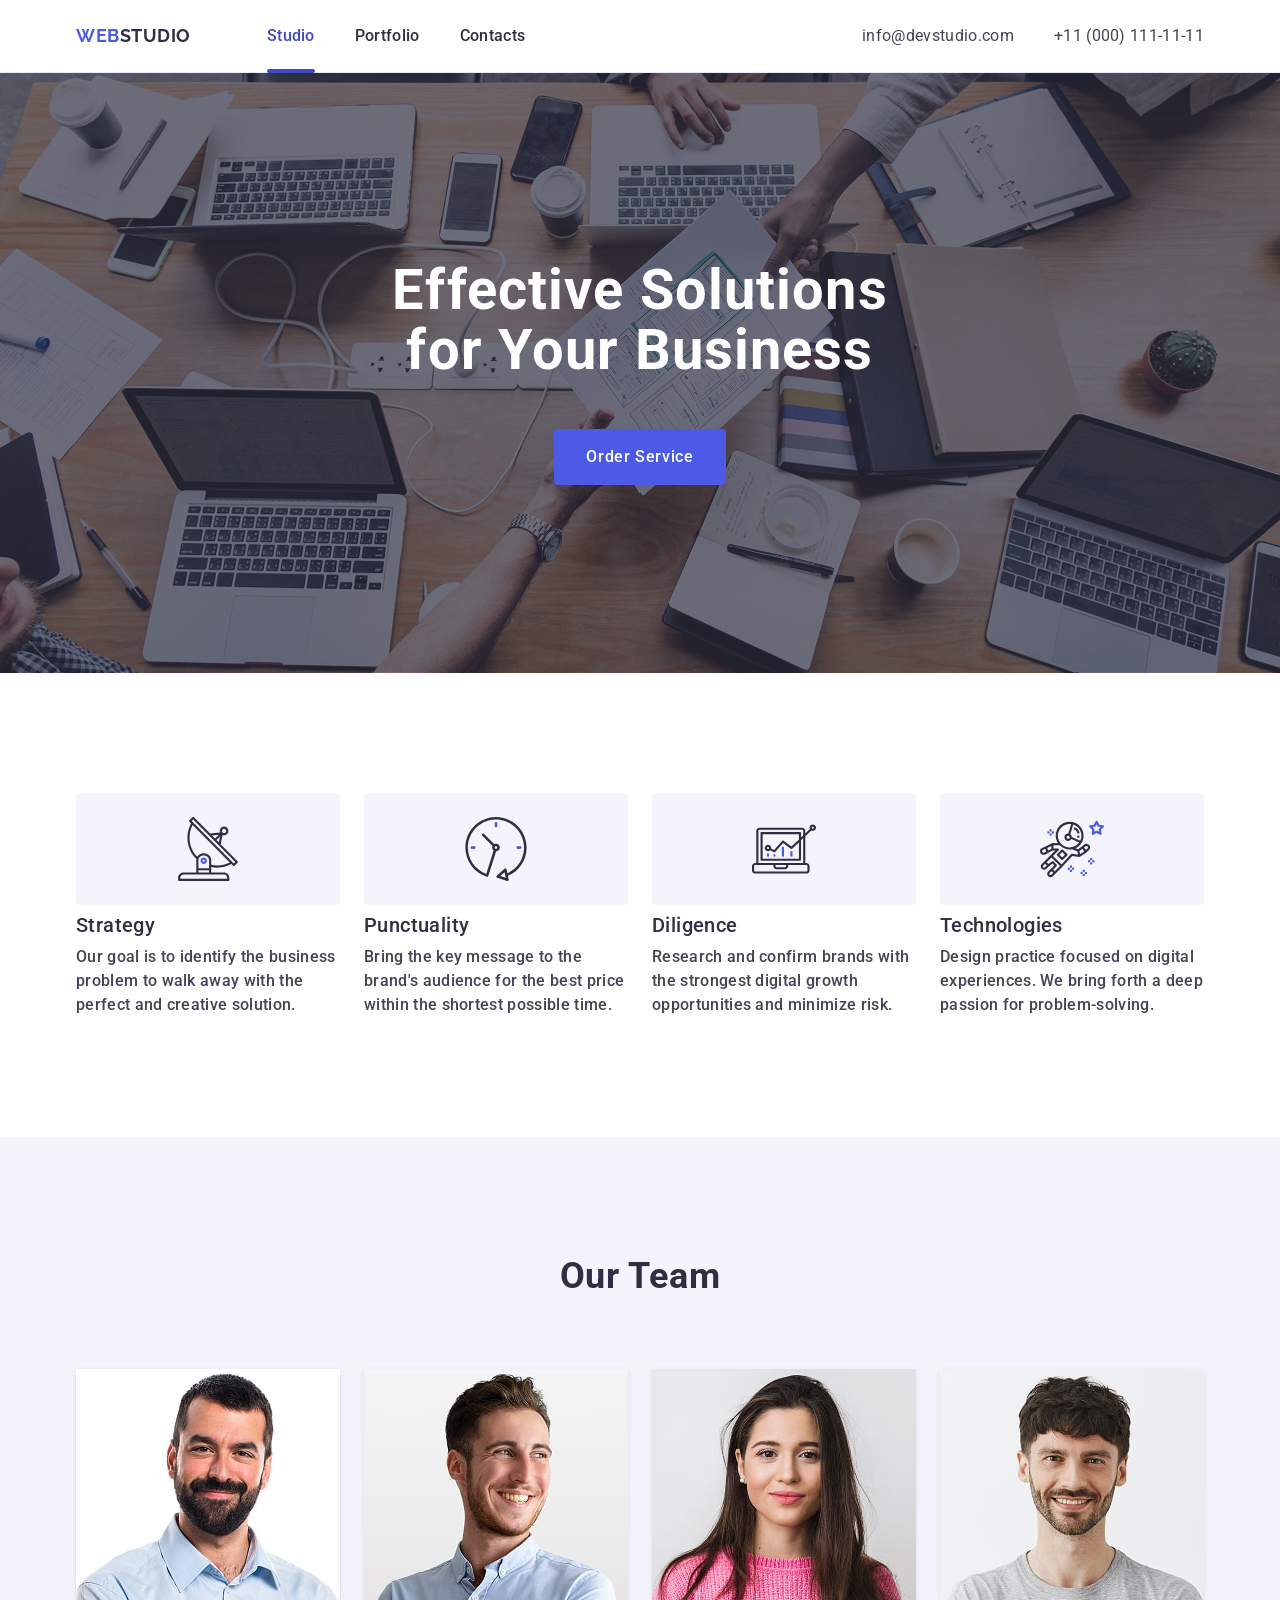
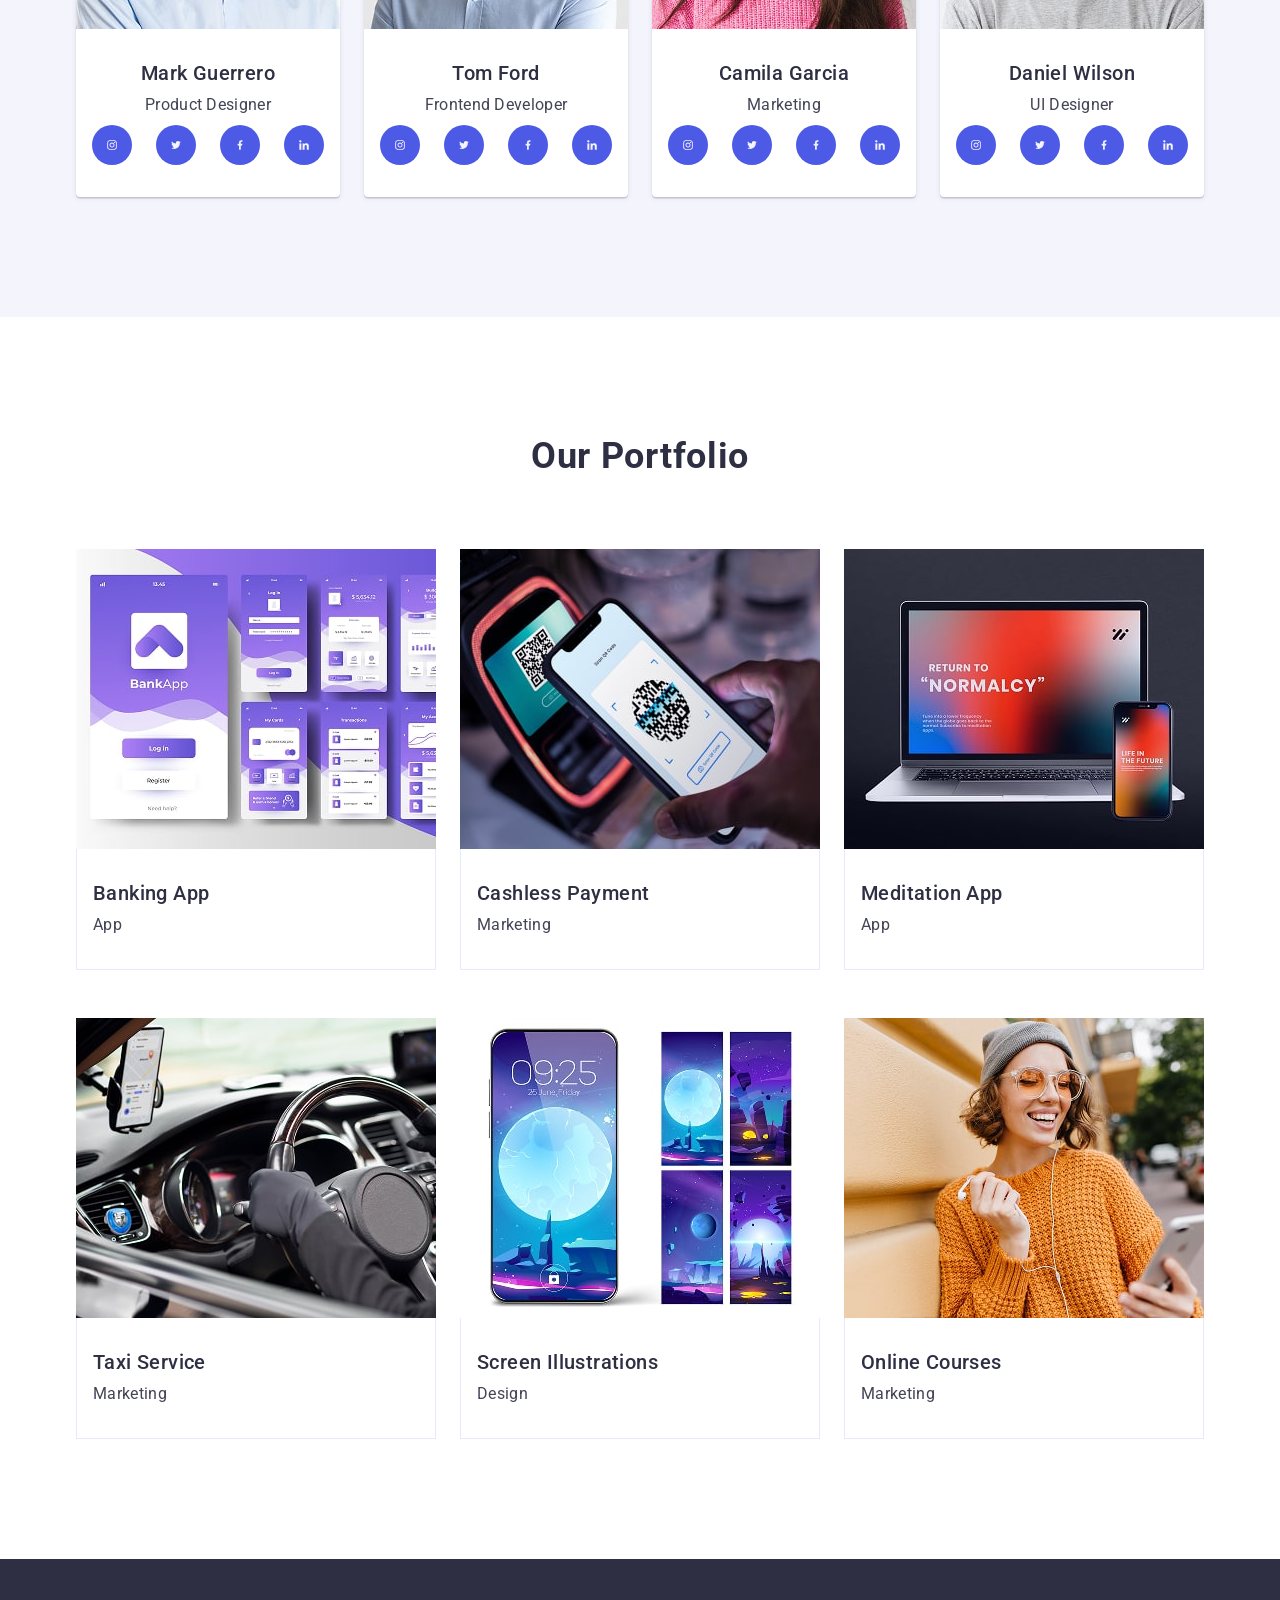
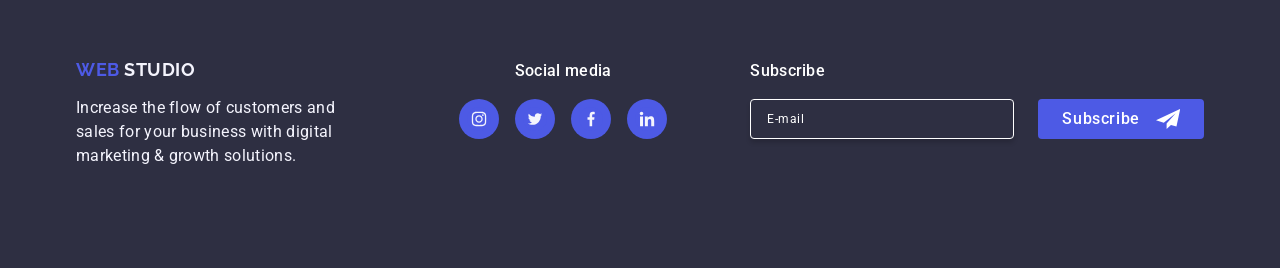
<file: index.html>
<!doctype html>
  <html lang="en">
  <head>
  <meta charset="utf-8" />
  <meta name="viewport" content="width=device-width, initial-scale=1.0" />

  <link
  rel="stylesheet"
  href="https://cdnjs.cloudflare.com/ajax/libs/modern-normalize/3.0.1/modern-normalize.min.css"
  />

  <title>Web Studio</title>

    <link
      rel="stylesheet"
      href="https://cdnjs.cloudflare.com/ajax/libs/modern-normalize/3.0.1/modern-normalize.min.css"
      integrity="sha512-q6WgHqiHlKyOqslT/lgBgodhd03Wp4BEqKeW6nNtlOY4quzyG3VoQKFrieaCeSnuVseNKRGpGeDU3qPmabCANg=="
      crossorigin="anonymous"
      referrerpolicy="no-referrer"
    />
    <link rel="preconnect" href="https://fonts.googleapis.com" />
    <link rel="preconnect" href="https://fonts.gstatic.com" crossorigin />
    <link
      href="https://fonts.googleapis.com/css2?family=Raleway:wght@700&amp;family=Roboto:wght@400;500;700&amp;display=swap"
      rel="stylesheet"
    />

<link rel="stylesheet" href="./css/main.css" />
    

  </head>

  <body>
  <header class="header" id="header">
  <div class="container flex-container">
  <nav class="navigation">
  <a
  class="logo-link"
  href="./index.html"
  target="_self"
  title="main page WEBSTUDIO"
  >Web<span class="logo">Studio</span>
  </a>
  <ul class="nav-list">
  <li class="nav-list-item">
  <a
  class="navigation-link current"
  href="./index.html"
  target="_self"
  title="main page Studio"
  >Studio
  </a>
  </li>
  <li class="nav-list-item">
  <a
  class="navigation-link"
  href="#"
  target="_self"
  title="main page Portfolio"
  >Portfolio
  </a>
  </li>
  <li class="nav-list-item">
  <a
  class="navigation-link"
  href="#"
  target="_self"
  title="main page Contacts"
  >Contacts
  </a>
  </li>
  </ul>
  </nav>

  <address class="address">
  <ul class="address-list">
  <li class="menu-address-list-item">
  <a class="address-link" href="mailto:info@devstudio.com"
  >info@devstudio.com</a
  >
  </li>
  <li class="menu-address-list-item">
  <a class="address-link" href="tel:+110001111111"
  >+11 (000) 111-11-11</a
  >
  </li>
  </ul>
  </address>

  <button class="menu-btn" type="button" data-menu-open>
          <svg width="24" height="24">
            <use href="./images/icons.svg#icon-solid-menu"></use>
          </svg>
        </button>
  
  </div>
  </header>







  <main>
  <section class="hero-section" id="hero">
  <div class="container">
  <h1 class="main-header-logo">
  Effective Solutions for Your Business
  </h1>
  <button type="button" class="button-main-header" data-modal-open>
  Order Service
  </button>
  </div>
  </section>




  <!-- FEATURES -->



  <section class="section" id="features">
  <div class="container">
  <h2 class="visually-hidden">Our Features</h2>
  <ul class="features-list">
  <li class="features-list-items">

  <div class="features-icon-items">
  <svg class="features-icon" width="64" height="64">
  <use href="./images/icons.svg#icon-antenna"></use>
  </svg>
  </div>
  <h3 class="feature-title">Strategy</h3>
  <p class="feature-desc">
  Our goal is to identify the business problem to walk away with
  the perfect and creative solution.
  </p>
  </li>


  <li class="features-list-items">

  <div class="features-icon-items">
  <svg class="features-icon" width="64" height="64">
  <use href="./images/icons.svg#icon-clock"></use>
  </svg>
  </div>
  <h3 class="feature-title">Punctuality</h3>
  <p class="feature-desc">
  Bring the key message to the brand's audience for the best price
  within the shortest possible time.
  </p>
  </li>
  <li class="features-list-items">
  <div class="features-icon-items">
  <svg class="features-icon" width="64" height="64">
  <use href="./images/icons.svg#icon-diagram"></use>
  </svg>
  </div>
  <h3 class="feature-title">Diligence</h3>
  <p class="feature-desc">    
  Research and confirm brands with the strongest digital growth
  opportunities and minimize risk.
  </p>
  </li>
  <li class="features-list-items">
  <div class="features-icon-items">
  <svg class="features-icon" width="64" height="64">
  <use href="./images/icons.svg#icon-astronaut"></use>
  </svg>
  </div>
  <h3 class="feature-title">Technologies</h3>
  <p class="feature-desc">
  Design practice focused on digital experiences. We bring forth a
  deep passion for problem-solving.
  </p>
  </li>
  </ul>
  </div>
  </section>



  <section class="our-team section" id="team">
  <div class="container">
  <h2 class="header-our-team">Our Team</h2>
  <ul class="team-list">



  <!-- Mark Guerrero -->


  <li class="our-team-card">
  <img
srcset="
./images/mobile/team-section/team-mob1-min.jpg    1x,
./images/mobile/team-section/team-mob1@2x-min.jpg 2x
"
src="./images/mobile/team-section/team-mob1-min.jpg"
alt="MarkGuerrero"
width="264"
height="260"
/>
  <div class="team-card-body">
  <h3 class="our-team-member">Mark Guerrero</h3>
  <p class="position">Product Designer</p>

  <ul class="social-icons">
  <li><a class="team-social-link" 
  href="https://www.instagram.com/" 
  target="_blank" 
  title="instagram account of Mark Guerrero">
  <svg class="icon icon-Ellipse" width="16" height="16">
  <use href="./images/icons.svg#icon-inst"></use>
  </svg>
  </a></li>

  <li><a class="team-social-link" 
  href="https://x.com/" 
  target="_blank" 
  title="x account of Mark Guerrero">
  <svg class="icon icon-Ellipse" width="16" height="16">
  <use href="./images/icons.svg#icon-tw"></use>
  </svg>
  </a></li>

  <li><a class="team-social-link" 
  href="https://www.facebook.com/login/?locale=fr_FR" 
  target="_blank" 
  title="facebook account of Mark Guerrero">
  <svg class="icon icon-Ellipse" width="16" height="16">
  <use href="./images/icons.svg#icon-fb"></use>
  </svg>
  </a></li>

  <li><a class="team-social-link" 
  href="https://ua.linkedin.com/" 
  target="_blank" 
  title="linkedin account of Mark Guerrero">
  <svg class="icon icon-Ellipse" width="16" height="16">
  <use href="./images/icons.svg#icon-in"></use>
  </svg>
  </a></li>

  </ul>

  <!-- Tom Ford -->

  </div>
  </li>
  <li class="our-team-card">
  <img
                srcset="
                  ./images/mobile/team-section/team-mob2-min.jpg    1x,
                  ./images/mobile/team-section/team-mob2@2x-min.jpg 2x
                "
                src="./images/mobile/team-section/team-mob2-min.jpg"
                alt="TomFord"
                width="264"
                height="260"
              />
  <div class="team-card-body">
  <h3 class="our-team-member">Tom Ford</h3>
  <p class="position">Frontend Developer</p>

  <ul class="social-icons">
  <li><a class="team-social-link" 
  href="https://www.instagram.com/" 
  target="_blank" 
  title="instagram account of Tom Ford">
  <svg class="icon icon-Ellipse" width="16" height="16">
  <use href="./images/icons.svg#icon-inst"></use>
  </svg>
  </a></li>

  <li><a class="team-social-link" 
  href="https://x.com/" 
  target="_blank" 
  title="x account of Tom Ford">
  <svg class="icon icon-Ellipse" width="16" height="16">
  <use href="./images/icons.svg#icon-tw"></use>
  </svg>
  </a></li>

  <li><a class="team-social-link" 
  href="https://www.facebook.com/login/?locale=fr_FR" 
  target="_blank" 
  title="facebook account of Tom Ford">
  <svg class="icon icon-Ellipse" width="16" height="16">
  <use href="./images/icons.svg#icon-fb"></use>
  </svg>
  </a></li>

  <li><a class="team-social-link" 
  href="https://ua.linkedin.com/" 
  target="_blank" 
  title="linkedin account of Tom Ford">
  <svg class="icon icon-Ellipse" width="16" height="16">
  <use href="./images/icons.svg#icon-in"></use>
  </svg>
  </a></li>

  </ul>

  <!-- Camila Garcia -->

  </div>
  </li>
  <li class="our-team-card">
    <img
                srcset="
                  ./images/mobile/team-section/team-mob3-min.jpg    1x,
                  ./images/mobile/team-section/team-mob3@2x-min.jpg 2x
                "
                src="./images/mobile/team-section/team-mob3-min.jpg"
                alt="CamilaGarcia"
                width="264"
                height="260"
              />




  <div class="team-card-body">
  <h3 class="our-team-member">Camila Garcia</h3>
  <p class="position">Marketing</p>
  <ul class="social-icons">
  <li><a class="team-social-link" 
  href="https://www.instagram.com/" 
  target="_blank" 
  title="instagram account of Camila Garcia">
  <svg class="icon icon-Ellipse" width="16" height="16">
  <use href="./images/icons.svg#icon-inst"></use>
  </svg>
  </a></li>

  <li><a class="team-social-link" 
  href="https://x.com/" 
  target="_blank" 
  title="x account of Camila Garcia">
  <svg class="icon icon-Ellipse" width="16" height="16">
  <use href="./images/icons.svg#icon-tw"></use>
  </svg>
  </a></li>

  <li><a class="team-social-link" 
  href="https://www.facebook.com/login/?locale=fr_FR" 
  target="_blank" 
  title="facebook account of Camila Garcia">
  <svg class="icon icon-Ellipse" width="16" height="16">
  <use href="./images/icons.svg#icon-fb"></use>
  </svg>
  </a></li>

  <li><a class="team-social-link" 
  href="https://ua.linkedin.com/" 
  target="_blank" 
  title="linkedin account of Camila Garcia">
  <svg class="icon icon-Ellipse" width="16" height="16">
  <use href="./images/icons.svg#icon-in"></use>
  </svg>
  </a></li>

  </ul>



  <!-- Daniel Wilson -->


  </div>
  </li>
  <li class="our-team-card">
     <img
                srcset="
                  ./images/mobile/team-section/team-mob4-min.jpg    1x,
                  ./images/mobile/team-section/team-mob4@2x-min.jpg 2x
                "
                src="./images/mobile/team-section/team-mob4-min.jpg"
                alt="DanielWilson"
                width="264"
                height="260"
              />
  <div class="team-card-body">
  <h3 class="our-team-member">Daniel Wilson</h3>
  <p class="position">UI Designer</p>

  <ul class="social-icons">
  <li><a class="team-social-link" 
  href="https://www.instagram.com/" 
  target="_blank" 
  title="instagram account of Daniel Wilson">
  <svg class="icon icon-Ellipse" width="16" height="16">
  <use href="./images/icons.svg#icon-inst"></use>
  </svg>
  </a></li>
  <li><a class="team-social-link" 
  href="https://x.com/" 
  target="_blank" 
  title="x account of Daniel Wilson">
  <svg class="icon icon-Ellipse" width="16" height="16">
  <use href="./images/icons.svg#icon-tw"></use>
  </svg>
  </a></li>
  <li><a class="team-social-link" 
  href="https://www.facebook.com/login/?locale=fr_FR" 
  target="_blank" 
  title="facebook account of Daniel Wilson">
  <svg class="icon icon-Ellipse" width="16" height="16">
  <use href="./images/icons.svg#icon-fb"></use>
  </svg>
  </a></li>
  <li><a class="team-social-link" 
  href="https://ua.linkedin.com/" 
  target="_blank" 
  title="linkedin account of Daniel Wilson">
  <svg class="icon icon-Ellipse" width="16" height="16">
  <use href="./images/icons.svg#icon-in"></use>
  </svg>
  </a></li>
  </ul>
  </div>
  </li>

  </ul>
  </div>
  </section>
<section class="section" id="portfolio">
        <div class="container">
          <h2 class="portfolio-header">Our Portfolio</h2>
          <ul class="portfolio-list">
            <li class="portfolio-card">
              <div class="portfolio-img-container">
                <picture>
                  <source
                    media="(min-width: 1158px)"
                    srcset="
                      ./images/desctop/portfolio/port-desc1-min.jpg    1x,
                      ./images/desctop/portfolio/port-desc1@2x-min.jpg 2x
                    "
                  />

                  <source
                    media="(min-width: 768px)"
                    srcset="
                      ./images/tablet/portfolio/port-tab1-min.jpg    1x,
                      ./images/tablet/portfolio/port-tab1@2x-min.jpg 2x
                    "
                  />

                  <source
                    media="(max-width: 767.9px)"
                    srcset="
                      ./images/mobile/portfolio-section/port-mob1-min.jpg    1x,
                      ./images/mobile/portfolio-section/port-mob1@2x-min.jpg 2x
                    "
                  />
                  <img
                    src="./images/bankingapp.jpg"
                    alt="Banking App"
                    width="360"
                    height="300"
                  />
                </picture>
                <p class="overlay">
                  14 Stylish and User-Friendly App Design Concepts · Task
                  Manager App · Calorie Tracker App · Exotic Fruit Ecommerce App
                  · Cloud Storage App
                </p>
              </div>
              <div class="portfolio-card-thumb">
                <h3 class="portfolio-card-header">Banking App</h3>
                <p class="portfolio-card-description">App</p>
              </div>
            </li>
            <li class="portfolio-card">
              <div class="portfolio-img-container">
                <picture>
                  <source
                    media="(min-width: 1158px)"
                    srcset="
                      ./images/desctop/portfolio/port-desc2-min.jpg    1x,
                      ./images/desctop/portfolio/port-desc2@2x-min.jpg 2x
                    "
                  />

                  <source
                    media="(min-width: 768px)"
                    srcset="
                      ./images/tablet/portfolio/port-tab2-min.jpg    1x,
                      ./images/tablet/portfolio/port-tab2@2x-min.jpg 2x
                    "
                  />

                  <source
                    media="(max-width: 767.9px)"
                    srcset="
                      ./images/mobile/portfolio-section/port-mob2-min.jpg    1x,
                      ./images/mobile/portfolio-section/port-mob2@2x-min.jpg 2x
                    "
                  />
                  <img
                    src="./images/cashlesspayment.jpg"
                    alt="Cashless Payment"
                    width="360"
                    height="300"
                  />
                </picture>
                <p class="overlay">
                  14 Stylish and User-Friendly App Design Concepts · Task
                  Manager App · Calorie Tracker App · Exotic Fruit Ecommerce App
                  · Cloud Storage App
                </p>
              </div>
              <div class="portfolio-card-thumb">
                <h3 class="portfolio-card-header">Cashless Payment</h3>
                <p class="portfolio-card-description">Marketing</p>
              </div>
            </li>
            <li class="portfolio-card">
              <div class="portfolio-img-container">
                <picture>
                  <source
                    media="(min-width: 1158px)"
                    srcset="
                      ./images/desctop/portfolio/port-desc3-min.jpg    1x,
                      ./images/desctop/portfolio/port-desc3@2x-min.jpg 2x
                    "
                  />

                  <source
                    media="(min-width: 768px)"
                    srcset="
                      ./images/tablet/portfolio/port-tab3-min.jpg    1x,
                      ./images/tablet/portfolio/port-tab3@2x-min.jpg 2x
                    "
                  />

                  <source
                    media="(max-width: 767.9px)"
                    srcset="
                      ./images/mobile/portfolio-section/port-mob3-min.jpg    1x,
                      ./images/mobile/portfolio-section/port-mob3@2x-min.jpg 2x
                    "
                  />
                  <img
                    src="./images/meditationapp.jpg"
                    alt="Meditation App"
                    width="360"
                    height="300"
                  />
                </picture>
                <p class="overlay">
                  14 Stylish and User-Friendly App Design Concepts · Task
                  Manager App · Calorie Tracker App · Exotic Fruit Ecommerce App
                  · Cloud Storage App
                </p>
              </div>
              <div class="portfolio-card-thumb">
                <h3 class="portfolio-card-header">Meditation App</h3>
                <p class="portfolio-card-description">App</p>
              </div>
            </li>
            <li class="portfolio-card">
              <div class="portfolio-img-container">
                <picture>
                  <source
                    media="(min-width: 1158px)"
                    srcset="
                      ./images/desctop/portfolio/port-desc4-min.jpg    1x,
                      ./images/desctop/portfolio/port-desc4@2x-min.jpg 2x
                    "
                  />

                  <source
                    media="(min-width: 768px)"
                    srcset="
                      ./images/tablet/portfolio/port-tab4-min.jpg    1x,
                      ./images/tablet/portfolio/port-tab4@2x-min.jpg 2x
                    "
                  />

                  <source
                    media="(max-width: 767.9px)"
                    srcset="
                      ./images/mobile/portfolio-section/port-mob4-min.jpg    1x,
                      ./images/mobile/portfolio-section/port-mob4@2x-min.jpg 2x
                    "
                  />
                  <img
                    src="./images/taxiservice.jpg"
                    alt="Taxi Service"
                    width="360"
                    height="300"
                  />
                </picture>
                <p class="overlay">
                  14 Stylish and User-Friendly App Design Concepts · Task
                  Manager App · Calorie Tracker App · Exotic Fruit Ecommerce App
                  · Cloud Storage App
                </p>
              </div>
              <div class="portfolio-card-thumb">
                <h3 class="portfolio-card-header">Taxi Service</h3>
                <p class="portfolio-card-description">Marketing</p>
              </div>
            </li>
            <li class="portfolio-card">
              <div class="portfolio-img-container">
                <picture>
                  <source
                    media="(min-width: 1158px)"
                    srcset="
                      ./images/desctop/portfolio/port-desc5-min.jpg    1x,
                      ./images/desctop/portfolio/port-desc5@2x-min.jpg 2x
                    "
                  />

                  <source
                    media="(min-width: 768px)"
                    srcset="
                      ./images/tablet/portfolio/port-tab5-min.jpg    1x,
                      ./images/tablet/portfolio/port-tab5@2x-min.jpg 2x
                    "
                  />

                  <source
                    media="(max-width: 767.9px)"
                    srcset="
                      ./images/mobile/portfolio-section/port-mob5-min.jpg    1x,
                      ./images/mobile/portfolio-section/port-mob5@2x-min.jpg 2x
                    "
                  />
                  <img
                    src="./images/screenillustrations.jpg"
                    alt="Screen Illustrations"
                    width="360"
                    height="300"
                  />
                </picture>
                <p class="overlay">
                  14 Stylish and User-Friendly App Design Concepts · Task
                  Manager App · Calorie Tracker App · Exotic Fruit Ecommerce App
                  · Cloud Storage App
                </p>
              </div>
              <div class="portfolio-card-thumb">
                <h3 class="portfolio-card-header">Screen Illustrations</h3>
                <p class="portfolio-card-description">Design</p>
              </div>
            </li>
            <li class="portfolio-card">
              <div class="portfolio-img-container">
                <picture>
                  <source
                    media="(min-width: 1158px)"
                    srcset="
                      ./images/desctop/portfolio/port-desc6-min.jpg    1x,
                      ./images/desctop/portfolio/port-desc6@2x-min.jpg 2x
                    "
                  />

                  <source
                    media="(min-width: 768px)"
                    srcset="
                      ./images/tablet/portfolio/port-tab6-min.jpg    1x,
                      ./images/tablet/portfolio/port-tab6@2x-min.jpg 2x
                    "
                  />

                  <source
                    media="(max-width: 767.9px)"
                    srcset="
                      ./images/mobile/portfolio-section/port-mob6-min.jpg    1x,
                      ./images/mobile/portfolio-section/port-mob6@2x-min.jpg 2x
                    "
                  />
                  <img
                    src="./images/onlinecourses.jpg"
                    alt="Online Courses"
                    width="360"
                    height="300"
                  />
                </picture>
                <p class="overlay">
                  14 Stylish and User-Friendly App Design Concepts · Task
                  Manager App · Calorie Tracker App · Exotic Fruit Ecommerce App
                  · Cloud Storage App
                </p>
              </div>
              <div class="portfolio-card-thumb">
                <h3 class="portfolio-card-header">Online Courses</h3>
                <p class="portfolio-card-description">Marketing</p>
              </div>
            </li>
          </ul>
        </div>
      </section>
    </main>













<footer class="main-footer-logo" id="footer">
  <div class="container footer-cont">

    <!-- LOGO -->
    <div class="footer-container">
      <a href="./index.html" class="logo logo-footer">
        <span class="span-web">WEB</span>
        <span class="span-studio">STUDIO</span>
      </a>

      <p class="footer-p">
        Increase the flow of customers and sales for your business with
        digital marketing & growth solutions.
      </p>
    </div>

    <!-- SOCIAL -->
    <div class="footer-social-media">
      <p class="footer-links-title">Social media</p>

      <ul class="footer-list">
       
          <li>
            <a class="footer-social-link" href="#">
              <svg class="icon" width="24" height="24">
                <use href="./images/icons.svg#icon-inst"></use>
              </svg>
            </a>
          </li>

          <li>
            <a class="footer-social-link" href="#">
              <svg class="icon" width="24" height="24">
                <use href="./images/icons.svg#icon-tw"></use>
              </svg>
            </a>
          </li>

          <li>
            <a class="footer-social-link" href="#">
              <svg class="icon" width="24" height="24">
                <use href="./images/icons.svg#icon-fb"></use>
              </svg>
            </a>
          </li>

          <li>
            <a class="footer-social-link" href="#">
              <svg class="icon" width="24" height="24">
                <use href="./images/icons.svg#icon-in"></use>
              </svg>
            </a>
          </li>
        </ul>
      </div>

    <!-- 3. SUBSCRIBE -->
    <div class="footer-subscribe">
      <p class="footer-links-title">Subscribe</p>

      <form class="footer-subscribe-form">
        <input
          class="footer-subscribe-input"
          type="email" name="user-email" placeholder="E-mail"
        />

        <button class="btn-subscribe" type="submit">
          Subscribe
          <svg class="btn-subscribe-icon" width="24" height="24">
            <use href="./images/icons.svg#icon-letter"></use>
          </svg>
        </button>
      </form>
    </div>

  </div>
</footer>

<!-- MODAL OVERLAY -->

<div class="backdrop" id="modal" data-modal>
      <div class="modal">
        <button type="button" class="modal-close-btn" data-modal-close>
          <svg class="modal-close-icon" width="8" height="8">
            <use href="./images/icons.svg#icon-close"></use>
          </svg>
        </button>
        <p class="form-paragraph">
          Leave your contacts and we will call you back
        </p>
        <form class="modal-form">
          <div class="form-field">
            <label class="modal-label-title" for="user-name">Name</label>
            <div class="input-icon-wrapper">
              <input
                class="modal-form-input"
                type="text"
                name="user-name"
                id="user-name"
                required
              />
              <svg class="modal-form-icon" width="18" height="24">
                <use href="./images/icons.svg#icon-person"></use>
              </svg>
            </div>
          </div>
          <div class="form-field">
            <label class="modal-label-title" for="phone_numder">Phone</label>
            <div class="input-icon-wrapper">
              <input
                class="modal-form-input"
                type="tel"
                name="phone_numder"
                id="phone_numder"
                required
              />
              <svg class="modal-form-icon" width="18" height="24">
                <use href="./images/icons.svg#icon-phone"></use>
              </svg>
            </div>
          </div>
          <div class="form-field">
            <label class="modal-label-title" for="user_email">Email</label>
            <div class="input-icon-wrapper">
              <input
                class="modal-form-input"
                type="email"
                name="user_email"
                id="user_email"
                required
              />
              <svg class="modal-form-icon" width="18" height="24">
                <use href="./images/icons.svg#icon-mail"></use>
              </svg>
            </div>
          </div>
          <div class="modal-container-textarea">
            <label class="modal-label-title" for="user-comment">Comment</label>
            <textarea
              class="modal-text-area"
              name="user-comment"
              rows="6"
              placeholder="Text input"
              id="user-comment"
            ></textarea>
          </div>
          <div class="form-field-checkbox">
            <input
              class="modal-checkbox visually-hidden"
              type="checkbox"
              name="user-privacy"
              id="user-privacy"
              value="true"
              required
            />
            <label class="modal-label-checkbox" for="user-privacy">
              <span class="fake-checkbox">
                <svg class="checkbox-icon" width="10" height="8">
                  <use href="./images/icons.svg#icon-check"></use>
                </svg>
              </span>
              I accept the terms and conditions of the
              <a
                class="privacy-policy"
                href="#"
                target="_blank"
                title="Privacy Policy"
                >Privacy Policy
              </a>
            </label>
          </div>

          <button class="modal-form-btn" type="submit">Send</button>
        </form>
      </div>
    </div>

    
    <!-- MENU -->
    <div class="mobile-menu" id="mobile-menu" data-menu>
      <div class="mobile-menu-wrapper container">
        <button class="menu-close-button" type="button" data-menu-close>
          <svg class="menu-close-btn-icon" width="8" height="8">
            <use href="./images/icons.svg#icon-Vector"></use>
          </svg>
        </button>
        <nav class="mobile-menu-navigation">
          <ul class="mobile-menu-navigation-list">
            <li class="menu-navigation-list-item">
              <a class="menu-navigation-link-studio" href="#" target="_blank"
                >Studio</a
              >
            </li>
            <li class="menu-navigation-list-item">
              <a class="menu-navigation-link" href="#" target="_blank"
                >Portfolio</a
              >
            </li>
            <li class="menu-navigation-list-item">
              <a class="menu-navigation-link" href="#" target="_blank"
                >Contacts</a
              >
            </li>
          </ul>
        </nav>
        <div class="mobile-menu-address-wrapp">
          <address class="mobile-menu-address">
            <ul class="address-list">
            <li class="menu-address-list-item">
              <a class="menu-address-tel" href="tel:+110001111111">
                +110001111111
              </a>
            </li>
            <li class="menu-address-list-item">
              <a class="menu-address-email" href="mailto:info@devstudio.com">
                info@devstudio.com
              </a>
            </li>
            
          </ul>
          </address>
          
          <ul class="menu-social-link-list">
            <li class="">
              <a
                class="menu-social-link"
                href="https://www.instagram.com/"
                target="_blank"
                title="instagram account of Daniel Wilson"
              >
                <svg class="team-icon" width="24" height="24">
                  <use href="./images/icons.svg#icon-instagram"></use>
                </svg>
              </a>
            </li>
            <li class="">
              <a
                class="menu-social-link"
                href="https://x.com/"
                target="_blank"
                title="x account of Daniel Wilson"
              >
                <svg class="team-icon" width="24" height="24">
                  <use href="./images/icons.svg#icon-twitter"></use>
                </svg>
              </a>
            </li>
            <li class="">
              <a
                class="menu-social-link"
                href="https://www.facebook.com/?locale=ru_RU"
                target="_blank"
                title="facebook account of Daniel Wilson"
              >
                <svg class="team-icon" width="24" height="24">
                  <use href="./images/icons.svg#icon-facebook"></use>
                </svg>
              </a>
            </li>
            <li class="">
              <a
                class="menu-social-link"
                href="https://ua.linkedin.com/"
                target="_blank"
                title="linkedin account of Daniel Wilson"
              >
                <svg class="team-icon" width="24" height="24">
                  <use href="./images/icons.svg#icon-linkedin"></use>
                </svg>
              </a>
            </li>
          </ul>
        </div>
      </div>
    </div>
    <script src="./js/modal.js"></script>
    <script src="./js/menu.js"></script>
  </body>
</html>
</file>
<file: css/main.css>
@import url("./common.css");
@import url("./header.css");
@import url("./hero.css");
@import url("./features.css");
@import url("./team.css");
@import url("./portfolio.css");
@import url("./footer.css");
@import url("./modal.css");
@import url("./mobile-menu.css");
</file>
